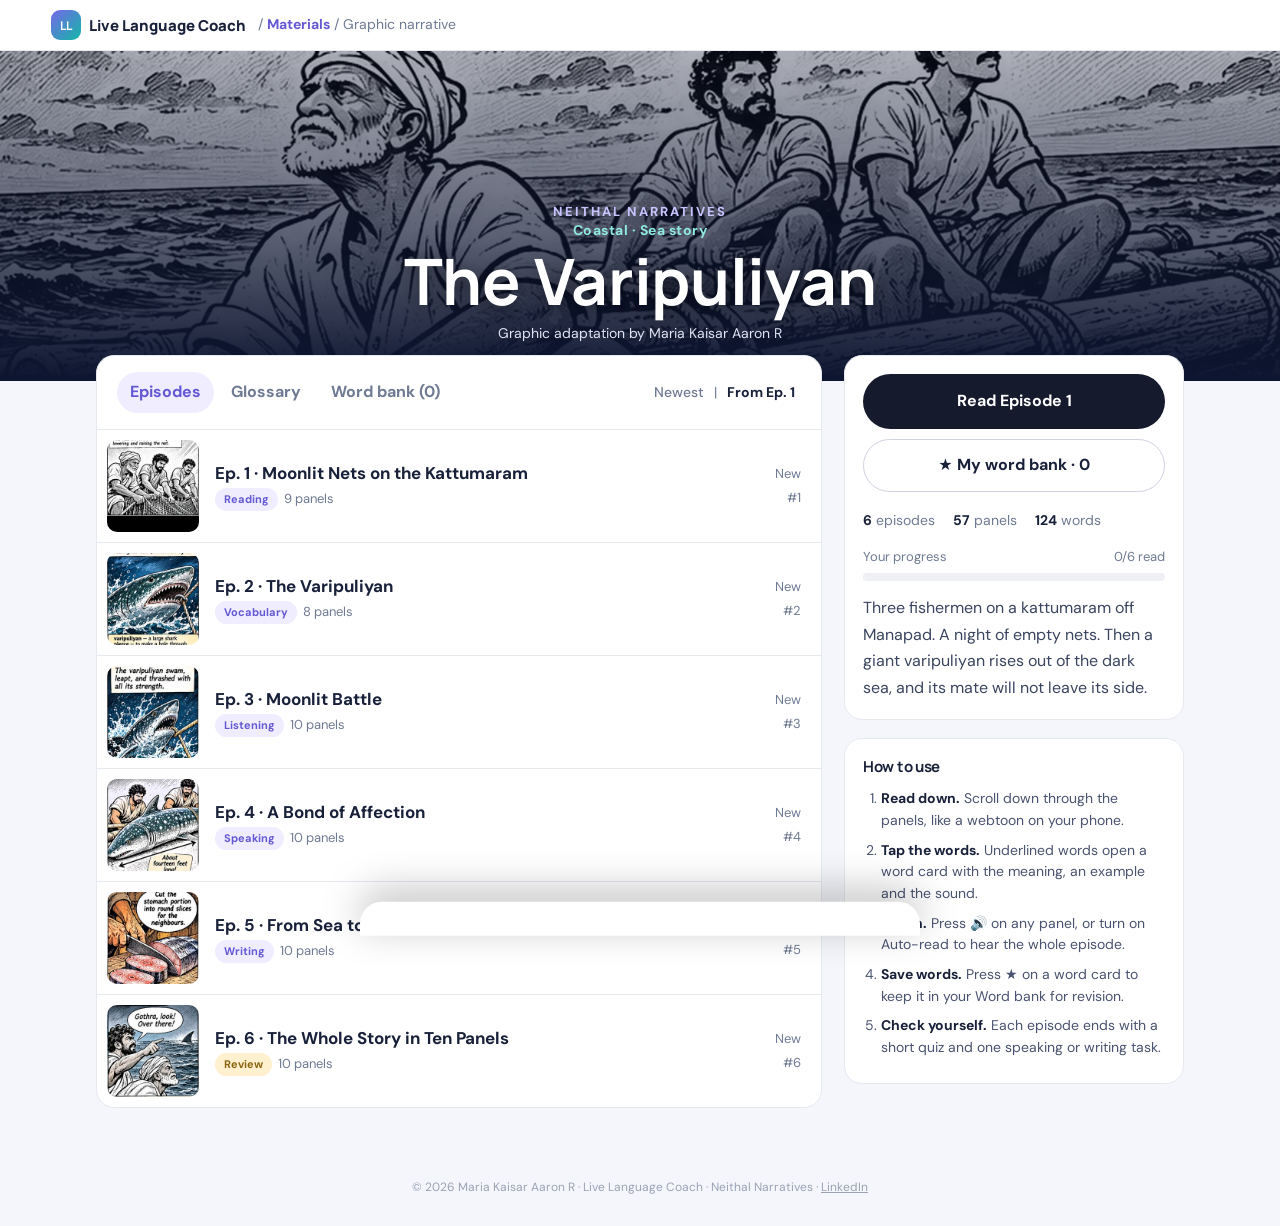
<file: materials/graphic-narrative/index.html>
<!doctype html>
<html lang="en">
<head>
<meta charset="utf-8">
<meta name="viewport" content="width=device-width,initial-scale=1,viewport-fit=cover">
<title>The Varipuliyan · Graphic narrative · Live Language Coach</title>
<meta name="description" content="An interactive coastal graphic narrative for English learners: read, listen, tap words and check yourself.">
<meta name="theme-color" content="#0d1530">
<link rel="canonical" href="https://www.livelanguagecoach.in/materials/graphic-narrative/">
<link rel="icon" href="/favicon.ico" sizes="any"><link rel="icon" type="image/png" sizes="192x192" href="/icon-192.png"><link rel="apple-touch-icon" href="/apple-touch-icon.png">
<meta property="og:title" content="The Varipuliyan · an interactive coastal graphic narrative"><meta property="og:description" content="Read, listen, tap words and check yourself. Live Language Coach."><meta property="og:image" content="https://www.livelanguagecoach.in/materials/graphic-narrative/cover.webp">
<link rel="preconnect" href="https://fonts.googleapis.com"><link rel="preconnect" href="https://fonts.gstatic.com" crossorigin>
<link rel="stylesheet" href="https://fonts.googleapis.com/css2?family=DM+Sans:wght@400;500;700&family=Manrope:wght@700;800&display=swap">
<style>
:root{--ink:#19213a;--muted:#6f7a93;--bg:#f5f6fb;--purple:#6558d3;--lav:#efedff;--teal:#13a99b;--line:#e7e9f1;--sea:#0d1530;--sea2:#16224a;--sand:#fff7e6;--gold:#f2b632}
*{box-sizing:border-box}html{scroll-behavior:smooth}
body{margin:0;background:var(--bg);color:var(--ink);font:16px/1.55 'DM Sans',system-ui,sans-serif;-webkit-tap-highlight-color:transparent}
button{font:inherit;cursor:pointer;border:0;border-radius:999px;padding:10px 16px;font-weight:700}
a{color:inherit}
.hidden{display:none!important}
h1,h2,h3{font-family:Manrope,sans-serif;letter-spacing:-.3px}
/* ---------- top bar (series) ---------- */
.topbar{position:sticky;top:0;z-index:20;background:#fff;border-bottom:1px solid var(--line);display:flex;align-items:center;gap:12px;padding:10px 4vw;font-size:14px}
.brand{display:flex;align-items:center;gap:8px;text-decoration:none;font:800 15px Manrope;white-space:nowrap}
.brand b{display:grid;place-items:center;width:30px;height:30px;border-radius:9px;background:linear-gradient(135deg,#7569e8,#13b6a7);color:#fff;font-size:12px}
.crumb{color:var(--muted);overflow:hidden;text-overflow:ellipsis;white-space:nowrap}.crumb a{color:var(--purple);text-decoration:none;font-weight:700}
.spacer{flex:1}
/* ---------- hero ---------- */
.hero{position:relative;min-height:330px;color:#fff;display:flex;align-items:flex-end;justify-content:center;text-align:center;overflow:hidden;background:#0d1530}
.hero::before{content:"";position:absolute;inset:0;background:url(hero.webp) center/cover;filter:saturate(.85)}
.hero::after{content:"";position:absolute;inset:0;background:linear-gradient(180deg,#0d153055 0%,#0d1530aa 55%,#0d1530 100%)}
.hero .in{position:relative;z-index:1;padding:60px 20px 36px;max-width:760px}
.genre{color:#8fe9dc;font-weight:700;font-size:14px;letter-spacing:.5px}
.hero h1{font-size:clamp(38px,7vw,64px);line-height:1.02;margin:6px 0 10px;text-shadow:0 3px 18px #0008}
.hero .kick{font:700 13px 'DM Sans';letter-spacing:2px;text-transform:uppercase;color:#c9c4ff}
.credit{font-size:14px;color:#dfe3f3}
/* ---------- series layout ---------- */
.wrap{max-width:1120px;margin:-26px auto 60px;position:relative;z-index:2;display:grid;grid-template-columns:1fr 340px;grid-template-areas:"list a" "list b" "list ." ;grid-template-rows:auto auto 1fr;gap:18px 22px;padding:0 16px}
.wrap>.list{grid-area:list;align-self:start}.wrap>.sideA{grid-area:a}.wrap>.sideB{grid-area:b}
.box{background:#fff;border:1px solid var(--line);border-radius:18px}
.listhead{display:flex;align-items:center;gap:14px;padding:16px 20px;border-bottom:1px solid var(--line);flex-wrap:wrap}
.tabs{display:flex;gap:4px}.tabs button{white-space:nowrap;background:transparent;color:var(--muted);padding:8px 13px}.tabs button.on{background:var(--lav);color:var(--purple)}
.sort{font-size:14px;color:var(--muted)}.sort button{background:none;padding:4px 6px;color:var(--muted);font-weight:500}.sort button.on{color:var(--ink);font-weight:700}
.ep{display:flex;align-items:center;gap:16px;padding:10px 20px 10px 10px;border-bottom:1px solid var(--line);text-decoration:none;transition:background .15s}
.ep:hover{background:#fafbff}.ep:last-child{border-bottom:0}
.ep img{width:92px;height:92px;border-radius:10px;object-fit:cover;flex:none;background:#dde}
.ep .t{flex:1;min-width:0}.ep .t b{display:block;font-size:17px}.ep .t small{color:var(--muted);font-size:13px}
.ep .meta{display:flex;flex-direction:column;align-items:flex-end;gap:4px;font-size:13px;color:var(--muted);text-align:right}
.tag{display:inline-block;font-size:11px;font-weight:700;padding:3px 9px;border-radius:20px;background:#e7f8f2;color:#16816e;margin-right:6px}
.tag.p{background:var(--lav);color:var(--purple)}.tag.g{background:#fff1cf;color:#8a6410}
.done{color:#16816e;font-weight:700}
.side .cta{display:grid;gap:10px;padding:18px}
.btn-dark{background:#151a2c;color:#fff;padding:15px;font-size:16px}.btn-dark:hover{background:#000}
.btn-line{background:#fff;border:1px solid #cfd3e0;color:var(--ink);padding:13px}
.btn-p{background:var(--purple);color:#fff}.btn-soft{background:var(--lav);color:var(--purple)}.btn-teal{background:var(--teal);color:#fff}
.stats{display:flex;gap:18px;padding:0 18px 4px;color:var(--muted);font-size:14px;flex-wrap:wrap}.stats b{color:var(--ink)}
.about{padding:14px 18px 18px;color:#3b4560;line-height:1.65}
.how{padding:16px 18px;border-top:1px solid var(--line)}.how h3{margin:0 0 10px;font-size:15px}
.how li{margin:0 0 8px;font-size:14px;color:#4a5370}.how li b{color:var(--ink)}
.bar{height:8px;background:#eef0f6;border-radius:20px;overflow:hidden}.bar i{display:block;height:100%;background:linear-gradient(90deg,#7568e8,#17b2a4)}
/* glossary & bank */
.gtools{display:flex;gap:8px;padding:14px 20px;flex-wrap:wrap;border-bottom:1px solid var(--line)}
.gtools input{flex:1;min-width:180px;padding:11px 14px;border:1px solid var(--line);border-radius:12px;font:inherit}
.chipbtn{background:#f1f2f7;color:#4a5370;padding:8px 13px;font-size:13px}.chipbtn.on{background:var(--ink);color:#fff}
.wrow{display:flex;gap:12px;align-items:flex-start;padding:13px 20px;border-bottom:1px solid var(--line)}
.wrow .t{flex:1}.wrow b{font-size:16px}.wrow i{color:var(--muted);font-size:13px;margin-left:6px}.wrow p{margin:3px 0 0;color:#4a5370;font-size:14px}
.ta{font-size:13px;color:#16816e;margin-left:6px}
.ico{background:#f1f2f7;color:var(--ink);width:38px;height:38px;padding:0;display:grid;place-items:center;font-size:16px;flex:none}
.ico.on{background:#fff1cf;color:#b07d00}
.empty{padding:34px 20px;text-align:center;color:var(--muted)}
/* flashcards */
.flash{padding:20px;display:grid;gap:14px;justify-items:center}
.card3d{width:min(420px,100%);height:230px;perspective:900px;cursor:pointer}
.card3d .in{position:relative;width:100%;height:100%;transition:transform .5s;transform-style:preserve-3d}
.card3d.flip .in{transform:rotateY(180deg)}
.face{position:absolute;inset:0;border-radius:18px;display:grid;place-items:center;text-align:center;padding:22px;backface-visibility:hidden;-webkit-backface-visibility:hidden}
.face.f{background:linear-gradient(135deg,#211c58,#5146ad 65%,#138c8b);color:#fff;font:800 30px Manrope}
.face.f small{display:block;font:500 13px 'DM Sans';opacity:.8;margin-top:6px}
.face.b{background:var(--sand);transform:rotateY(180deg);font-size:17px;color:#4a3a10}
/* ---------- reader ---------- */
body.reading{background:var(--sea)}
.rbar{position:fixed;top:0;left:0;right:0;z-index:30;background:#0b1229f0;backdrop-filter:blur(10px);-webkit-backdrop-filter:blur(10px);color:#fff;transition:transform .25s}
.rbar.hide{transform:translateY(-100%)}
.rbar .row{display:flex;align-items:center;gap:8px;padding:9px 12px;max-width:900px;margin:auto}
.rbar .ttl{flex:1;min-width:0;font-size:14px;line-height:1.25}.rbar .ttl b{display:block;white-space:nowrap;overflow:hidden;text-overflow:ellipsis}.rbar .ttl small{color:#9aa6c8}
.rb{background:#ffffff14;color:#fff;padding:8px 12px;font-size:13px;white-space:nowrap}.rb.on{background:var(--teal)}
.rb.back{font-size:20px;padding:4px 12px}
.prog{height:3px;background:#ffffff1a}.prog i{display:block;height:100%;width:0;background:linear-gradient(90deg,#8f84ff,#2fd3c3);transition:width .2s}
.strip{max-width:690px;margin:0 auto;padding:64px 0 120px}
.epintro{color:#dfe5ff;text-align:center;padding:34px 20px 26px}
.epintro .n{font:700 13px 'DM Sans';letter-spacing:2px;color:#8fe9dc;text-transform:uppercase}
.epintro h2{font-size:clamp(28px,5vw,40px);margin:6px 0;color:#fff}
.epintro p{margin:6px auto 0;max-width:520px;color:#aeb8d8;font-size:15px}
.tipbox{margin:16px auto 0;max-width:520px;background:#ffffff10;border:1px solid #ffffff1f;border-radius:14px;padding:12px 14px;font-size:14px;color:#c9d2f0;text-align:left}
.panel{margin:0 0 14px;scroll-margin-top:60px}
.panel .art{background:#000;display:flex;justify-content:center}
.panel img{display:block;max-width:100%;width:auto;height:auto;max-height:90vh;cursor:zoom-in}
.cap{background:#fff;margin:0 10px;border-radius:0 0 16px 16px;padding:12px 14px 13px;display:flex;gap:12px;align-items:flex-start;position:relative;top:-1px}
.cap.speaking{box-shadow:0 0 0 3px var(--teal) inset}
.cap .say{flex:none;width:38px;height:38px;padding:0;display:grid;place-items:center;background:var(--lav);color:var(--purple);font-size:16px}
.cap .say.on{background:var(--teal);color:#fff}
.cap .txt{flex:1;font-size:16px;line-height:1.65;color:#222a44}
.cap .who{font-weight:700;color:var(--purple);font-size:13px;display:block;margin-bottom:1px}
.cap .scene{font-style:italic;color:#59627d}
.cap .scene::before{content:"Scene · ";font-style:normal;font-weight:700;color:var(--muted);font-size:12px;letter-spacing:.5px;text-transform:uppercase}
.cap .reply{display:block;margin-top:5px;padding-left:10px;border-left:3px solid #d9dcf0}
.w{background:none;border:0;padding:0 1px;border-radius:4px;font:inherit;color:#0b7c71;font-weight:700;border-bottom:2px dotted #13a99b;cursor:pointer;line-height:inherit}
.w:hover,.w:focus{background:#e2f7f3;outline:none}.w.saved{color:#9a6b00;border-bottom-color:var(--gold)}
.pics{margin-top:7px;font-size:13px;color:var(--muted)}.pics .w{font-size:14px;margin:0 4px}
.wordsoff .cap{display:none}
.wordsoff .panel{margin-bottom:0}
/* end of episode */
.end{margin:26px 10px 0;display:grid;gap:16px}
.endhead{text-align:center;color:#fff;padding:10px 0}
.endhead h3{margin:4px 0;font-size:26px}.endhead p{color:#aeb8d8;margin:0}
.like{background:#ffffff14;color:#fff;margin-top:12px;padding:10px 18px}.like.on{background:#ff4d6d}
.act{background:#fff;border-radius:18px;padding:20px}
.act h3{margin:0 0 4px;font-size:20px}.act .sub{color:var(--muted);font-size:14px;margin:0 0 14px}
.q{border-top:1px solid var(--line);padding:14px 0}.q:first-of-type{border-top:0}
.q p{margin:0 0 9px;font-weight:700}
.opt{display:block;width:100%;text-align:left;background:#f6f7fb;border:1px solid var(--line);border-radius:12px;margin:7px 0;padding:11px 14px;font-weight:500;color:var(--ink)}
.opt:hover:not([disabled]){border-color:var(--purple)}
.opt.right{background:#e7f8f2;border-color:#16a085;color:#0d6b5a;font-weight:700}
.opt.wrong{background:#ffe9e4;border-color:#e07a62;color:#a33a24}
.opt[disabled]{cursor:default}
.ex{font-size:14px;background:var(--sand);color:#6b5414;border-radius:10px;padding:9px 12px;margin-top:6px}
.score{display:flex;align-items:center;gap:12px;background:var(--lav);border-radius:14px;padding:14px;margin-top:8px;flex-wrap:wrap}
.score b{font:800 26px Manrope;color:var(--purple)}
textarea{width:100%;min-height:150px;border:1px solid var(--line);border-radius:12px;padding:12px;font:inherit;line-height:1.6;resize:vertical}
.wc{display:flex;justify-content:space-between;gap:10px;font-size:13px;color:var(--muted);margin:8px 0;flex-wrap:wrap}
.used{display:flex;flex-wrap:wrap;gap:6px;margin-top:6px}.used span{font-size:12px;padding:3px 9px;border-radius:20px;background:#eef0f6;color:#6f7a93}.used span.y{background:#e7f8f2;color:#16816e;font-weight:700}
.rowbtns{display:flex;gap:8px;flex-wrap:wrap;align-items:center}
.line{background:var(--sand);border-radius:12px;padding:12px 14px;font-weight:700;margin-bottom:12px;color:#4a3a10}
audio{width:100%;margin-top:10px}
.ord{display:grid;gap:8px}.ord button{text-align:left;border-radius:12px;background:#f6f7fb;border:1px solid var(--line);font-weight:500;color:var(--ink);padding:11px 14px}
.ord button.picked{background:var(--lav);border-color:var(--purple);color:var(--purple)}
.ord button .n{display:inline-grid;place-items:center;width:24px;height:24px;border-radius:50%;background:var(--purple);color:#fff;font-size:12px;margin-right:8px}
.nextcard{display:flex;gap:14px;align-items:center;background:linear-gradient(115deg,#211c58,#5146ad 65%,#138c8b);color:#fff;border-radius:18px;padding:14px;text-decoration:none}
.nextcard img{width:76px;height:76px;border-radius:12px;object-fit:cover}.nextcard small{color:#c9c4ff}.nextcard b{display:block;font-size:18px}
.botnav{position:fixed;bottom:0;left:0;right:0;z-index:30;background:#0b1229f0;backdrop-filter:blur(10px);-webkit-backdrop-filter:blur(10px);transition:transform .25s;padding-bottom:env(safe-area-inset-bottom)}
.botnav.hide{transform:translateY(100%)}
.botnav .row{display:flex;justify-content:space-between;align-items:center;max-width:690px;margin:auto;padding:8px 10px;color:#fff;gap:8px}
.botnav .rb{min-width:44px}
/* word sheet */
.scrim{position:fixed;inset:0;background:#0b1229a0;z-index:50;opacity:0;pointer-events:none;transition:opacity .2s}
.scrim.on{opacity:1;pointer-events:auto}
.sheet{position:fixed;left:0;right:0;bottom:0;z-index:51;background:#fff;border-radius:22px 22px 0 0;max-width:560px;margin:auto;padding:12px 22px calc(22px + env(safe-area-inset-bottom));transform:translateY(105%);transition:transform .28s cubic-bezier(.2,.9,.3,1);box-shadow:0 -10px 40px #0004}
.sheet.on{transform:none}
.grab{width:42px;height:5px;border-radius:5px;background:#d9dce6;margin:0 auto 12px}
.sheet h3{font-size:30px;margin:0;display:flex;align-items:center;gap:10px;flex-wrap:wrap}
.pos{font:500 14px 'DM Sans';color:var(--muted);font-style:italic}
.sheet .tamil{color:#16816e;font-weight:700;margin-top:2px}
.sheet .mean{font-size:18px;margin:12px 0 8px;line-height:1.5}
.sheet .exs{background:var(--sand);border-radius:12px;padding:11px 14px;color:#5a4712;font-size:15px}
.sheet .exs b{color:#3d2f05}
.sheet .seen{font-size:13px;color:var(--muted);margin:10px 0 14px}
.badge-c{font:700 11px 'DM Sans';padding:3px 9px;border-radius:20px;background:#e2f7f3;color:#0b7c71;letter-spacing:.3px}
/* zoom */
.zoom{position:fixed;inset:0;z-index:60;background:#000e;display:none;overflow:auto;cursor:zoom-out}
.zoom.on{display:block}.zoom img{display:block;width:min(1400px,180vw);max-width:none;margin:auto}
.toast{position:fixed;left:50%;bottom:84px;transform:translateX(-50%);background:#202743;color:#fff;padding:10px 16px;border-radius:12px;font-size:14px;z-index:70;opacity:0;transition:opacity .2s;pointer-events:none}
.toast.on{opacity:1}
footer{text-align:center;color:#9aa2b4;font-size:12px;padding:10px 16px 30px}
body.reading footer{display:none}
@media(max-width:900px){.wrap{grid-template-columns:1fr;grid-template-areas:"a" "list" "b";grid-template-rows:auto}}
@media(max-width:560px){
 .hero{min-height:280px}.ep{gap:12px;padding-right:12px}.ep img{width:72px;height:72px}.ep .t b{font-size:15px}
 .ep .meta .num{display:none}.listhead{padding:12px 14px}.wrow,.gtools{padding-left:14px;padding-right:14px}
 .rbar .lbl{display:none}.tabs button{padding:8px 10px;font-size:14px}.cap{margin:0 6px}.end{margin:22px 6px 0}.act{padding:16px}
}
@media (prefers-reduced-motion:reduce){*{transition:none!important;scroll-behavior:auto!important}}
</style>
</head>
<body>
<div id="app"></div>
<div class="scrim" id="scrim"></div>
<div class="sheet" id="sheet" role="dialog" aria-modal="true" aria-labelledby="sw"></div>
<div class="zoom" id="zoom"><img alt=""></div>
<div class="toast" id="toast"></div>
<footer>© 2026 Maria Kaisar Aaron R · Live Language Coach · Neithal Narratives · <a href="https://www.linkedin.com/in/maria-kaisar-aaron-r-8b3539151" target="_blank" rel="noopener noreferrer">LinkedIn</a></footer>
<script src="data.js"></script>
<script>
(()=>{
"use strict";
const S=window.SERIES,W=window.WORDS,EPS=window.EPISODES,DIM=window.PANEL_DIMS||{};
const $=(s,r=document)=>r.querySelector(s),$$=(s,r=document)=>[...r.querySelectorAll(s)];
const esc=s=>String(s).replace(/[&<>"']/g,c=>({"&":"&amp;","<":"&lt;",">":"&gt;",'"':"&quot;","'":"&#39;"}[c]));
const app=$("#app");
/* ---------- storage (per browser) ---------- */
const KEY="gn_varipuliyan_v1";
const st=(()=>{let d={};try{d=JSON.parse(localStorage.getItem(KEY))||{}}catch(e){}return Object.assign({read:{},score:{},bank:[],likes:{},last:null,writing:{},prefs:{words:true,rate:.9}},d)})();
const save=()=>{try{localStorage.setItem(KEY,JSON.stringify(st))}catch(e){}};
const toast=m=>{const t=$("#toast");t.textContent=m;t.classList.add("on");clearTimeout(t._h);t._h=setTimeout(()=>t.classList.remove("on"),1800)};
/* ---------- where each word appears ---------- */
const SEEN={};EPS.forEach(e=>e.panels.forEach(p=>p.k.forEach(k=>{(SEEN[k]=SEEN[k]||new Set).add(e.id)})));
const totalPanels=EPS.reduce((n,e)=>n+e.panels.length,0);
const img=(e,i)=>`panels/ep${e}-${String(i+1).padStart(2,"0")}.webp`;
/* ---------- speech ---------- */
const synth=window.speechSynthesis;let voice=null;
function pickVoice(){if(!synth)return;const v=synth.getVoices();voice=v.find(x=>/en[-_]IN/i.test(x.lang))||v.find(x=>/en[-_]GB/i.test(x.lang))||v.find(x=>/^en/i.test(x.lang))||null}
if(synth){pickVoice();synth.onvoiceschanged=pickVoice}
function speak(text,onend){if(!synth){toast("Read-aloud is not supported in this browser.");onend&&onend(false);return}
 synth.cancel();const u=new SpeechSynthesisUtterance(text.replace(/[“”"]/g,""));if(voice){u.voice=voice;u.lang=voice.lang}else u.lang="en-IN";
 u.rate=st.prefs.rate||.9;u.onend=()=>onend&&onend(true);u.onerror=()=>onend&&onend(false);synth.speak(u)}
function stopSpeak(){if(synth)synth.cancel();auto=false;$$(".say.on,.cap.speaking").forEach(x=>x.classList.remove("on","speaking"));const b=$("#autoBtn");if(b){b.classList.remove("on");b.innerHTML='▶ <span class="lbl">Auto-read</span>'}}
/* ---------- word highlighting ---------- */
function markup(text,keys){
 const hits=[];
 keys.forEach(k=>{const d=W[k];if(!d)return;const forms=[d.w,...(d.f||[])].sort((a,b)=>b.length-a.length);
  for(const f of forms){const re=new RegExp("(^|[^A-Za-z])("+f.replace(/[.*+?^${}()|[\]\\]/g,"\\$&").replace(/ /g,"\\s+")+")(?![A-Za-z])","i");const m=re.exec(text);
   if(m){const s=m.index+m[1].length,e=s+m[2].length;if(!hits.some(h=>s<h.e&&e>h.s)){hits.push({s,e,k});return}}}
  hits.push({k,miss:true})});
 const inText=hits.filter(h=>!h.miss).sort((a,b)=>a.s-b.s);let out="",i=0;
 inText.forEach(h=>{out+=esc(text.slice(i,h.s))+wbtn(h.k,text.slice(h.s,h.e));i=h.e});out+=esc(text.slice(i));
 return {html:out,pics:hits.filter(h=>h.miss).map(h=>h.k)}}
const wbtn=(k,label)=>`<button class="w${st.bank.includes(k)?" saved":""}" data-w="${k}">${esc(label)}</button>`;
/* ---------- word sheet ---------- */
let sheetKey=null;
function openWord(k){const d=W[k];if(!d)return;sheetKey=k;const saved=st.bank.includes(k);
 const seen=[...(SEEN[k]||[])].map(n=>"Ep. "+n).join(", ");
 const ex=esc(d.ex).replace(new RegExp("("+[d.w,...(d.f||[])].map(x=>x.replace(/[.*+?^${}()|[\]\\]/g,"\\$&")).join("|")+")","i"),"<b>$1</b>");
 $("#sheet").innerHTML=`<div class="grab"></div>
 <h3 id="sw">${esc(d.w)} <span class="pos">${esc(d.pos)}</span>${d.coastal?'<span class="badge-c">COASTAL WORD</span>':""}</h3>
 ${d.ta?`<div class="tamil">${esc(d.ta)}</div>`:""}
 <div class="mean">${esc(d.m)}</div>
 <div class="exs">“${ex}”</div>
 <div class="seen">${seen?`Appears in ${seen}`:""}</div>
 <div class="rowbtns"><button class="btn-p" data-act="sayword">🔊 Listen</button><button class="btn-soft" data-act="sayex">🔊 Example</button><button class="${saved?"btn-line":"btn-teal"}" data-act="bank">${saved?"★ Saved":"☆ Save word"}</button><span class="spacer"></span><button class="btn-line" data-act="closesheet">Close</button></div>`;
 $("#scrim").classList.add("on");$("#sheet").classList.add("on");speak(d.w)}
function closeSheet(){$("#scrim").classList.remove("on");$("#sheet").classList.remove("on");sheetKey=null}
function toggleBank(k){const i=st.bank.indexOf(k);if(i>=0)st.bank.splice(i,1);else st.bank.push(k);save();
 const on=st.bank.includes(k);$$(`.w[data-w="${k}"]`).forEach(b=>b.classList.toggle("saved",on));toast(on?"Saved to your Word bank":"Removed from Word bank");return on}
/* ---------- router ---------- */
let route={},auto=false,io=null,lastY=0;
function go(h){location.hash=h}
window.addEventListener("hashchange",render);
function render(){stopSpeak();closeSheet();if(io){io.disconnect();io=null}
 const h=location.hash.replace(/^#\/?/,"").split("/");
 if(h[0]==="ep"&&EPS.find(e=>e.id==h[1])){route={v:"ep",id:+h[1],p:h[2]};reader()}
 else{route={v:"home",tab:["glossary","bank"].includes(h[0])?h[0]:"episodes"};home()}}
/* ---------- HOME (series page) ---------- */
let sortNew=false,gq="",gf="all",flash=null;
function epRow(e){const r=st.read[e.id],sc=st.score[e.id];
 return `<a class="ep" href="#/ep/${e.id}"><img src="thumbs/ep${e.id}.webp" alt="" loading="lazy" width="92" height="92">
 <div class="t"><b>Ep. ${e.id} · ${esc(e.title)}</b><small><span class="tag ${e.skill==="Review"?"g":"p"}">${esc(e.skill)}</span>${e.panels.length} panels</small></div>
 <div class="meta">${r?'<span class="done">✓ Read</span>':'<span>New</span>'}${sc!=null?`<span>Quiz ${sc}/${e.quiz.length}</span>`:""}<span class="num">#${e.id}</span></div></a>`}
function home(){document.body.classList.remove("reading");
 const readN=Object.keys(st.read).length,pct=Math.round(readN/EPS.length*100);
 const cont=st.last&&EPS.find(e=>e.id===st.last.ep);
 const list=sortNew?[...EPS].reverse():EPS;
 let body="";
 if(route.tab==="episodes")body=`${list.map(epRow).join("")}`;
 if(route.tab==="glossary")body=glossary();
 if(route.tab==="bank")body=bank();
 app.innerHTML=`<div class="topbar"><a class="brand" href="/"><b>LL</b><span>Live Language Coach</span></a><span class="crumb">/ <a href="/">Materials</a> / Graphic narrative</span></div>
 <header class="hero"><div class="in"><div class="kick">${esc(S.kicker)}</div><div class="genre">${esc(S.genre)}</div><h1>${esc(S.title)}</h1><div class="credit">${esc(S.credit)}${S.sourceCredit?" · "+esc(S.sourceCredit):""}</div></div></header>
 <div class="wrap">
  <section class="box list">
   <div class="listhead"><div class="tabs" role="tablist">
    <button class="${route.tab==="episodes"?"on":""}" data-go="#/">Episodes</button>
    <button class="${route.tab==="glossary"?"on":""}" data-go="#/glossary">Glossary</button>
    <button class="${route.tab==="bank"?"on":""}" data-go="#/bank">Word bank (${st.bank.length})</button></div>
    <span class="spacer"></span>
    ${route.tab==="episodes"?`<span class="sort"><button class="${sortNew?"on":""}" data-act="sortnew">Newest</button> | <button class="${!sortNew?"on":""}" data-act="sortold">From Ep. 1</button></span>`:""}
   </div>${body}
  </section>
  <aside class="box side sideA">
   <div class="cta">
    ${cont?`<button class="btn-dark" data-go="#/ep/${cont.id}/${st.last.p||0}">Continue Ep. ${cont.id}</button><button class="btn-line" data-go="#/ep/1">Read Episode 1</button>`:`<button class="btn-dark" data-go="#/ep/1">Read Episode 1</button>`}
    <button class="btn-line" data-go="#/bank">★ My word bank · ${st.bank.length}</button>
   </div>
   <div class="stats"><span><b>${EPS.length}</b> episodes</span><span><b>${totalPanels}</b> panels</span><span><b>${Object.keys(W).length}</b> words</span></div>
   <div style="padding:12px 18px 0"><div class="wc" style="margin:0 0 6px"><span>Your progress</span><span>${readN}/${EPS.length} read</span></div><div class="bar"><i style="width:${pct}%"></i></div></div>
   <div class="about">${esc(S.blurb)}</div></aside>
  <aside class="box sideB"><div class="how" style="border:0"><h3>How to use</h3><ol style="padding-left:18px;margin:0">${S.howTo.map(([a,b])=>`<li><b>${esc(a)}.</b> ${esc(b)}</li>`).join("")}</ol></div></aside>
 </div>`;
 window.scrollTo(0,0)}
function glossary(){const q=gq.trim().toLowerCase();
 const keys=Object.keys(W).filter(k=>{const d=W[k];if(gf==="coastal"&&!d.coastal)return false;if(gf==="saved"&&!st.bank.includes(k))return false;
  return !q||d.w.toLowerCase().includes(q)||d.m.toLowerCase().includes(q)}).sort((a,b)=>W[a].w.localeCompare(W[b].w));
 return `<div class="gtools"><input id="gq" type="search" placeholder="Search a word or meaning…" value="${esc(gq)}" aria-label="Search glossary">
  <button class="chipbtn ${gf==="all"?"on":""}" data-gf="all">All</button><button class="chipbtn ${gf==="coastal"?"on":""}" data-gf="coastal">Coastal words</button><button class="chipbtn ${gf==="saved"?"on":""}" data-gf="saved">Saved</button></div>
  <div id="glist">${keys.map(wrow).join("")||'<div class="empty">No words found.</div>'}</div>`}
const wrow=k=>{const d=W[k];return `<div class="wrow"><div class="t"><b>${esc(d.w)}</b><i>${esc(d.pos)}</i>${d.ta?`<span class="ta">${esc(d.ta)}</span>`:""}<p>${esc(d.m)}</p></div>
 <button class="ico" data-say="${esc(d.w)}" aria-label="Listen">🔊</button><button class="ico ${st.bank.includes(k)?"on":""}" data-star="${k}" aria-label="Save">${st.bank.includes(k)?"★":"☆"}</button></div>`};
function bank(){if(!st.bank.length)return `<div class="empty">Your word bank is empty.<br>While reading, tap an underlined word and press <b>☆ Save word</b>.</div>`;
 if(flash){const k=flash.list[flash.i],d=W[k];
  return `<div class="flash"><div class="card3d ${flash.flip?"flip":""}" data-act="flip"><div class="in"><div class="face f"><div>${esc(d.w)}<small>${esc(d.pos)} · tap to turn</small></div></div><div class="face b"><div>${esc(d.m)}${d.ta?`<br><b>${esc(d.ta)}</b>`:""}<br><br><i>“${esc(d.ex)}”</i></div></div></div></div>
  <div class="rowbtns"><button class="btn-line" data-act="fprev">‹ Back</button><button class="btn-soft" data-say="${esc(d.w)}">🔊</button><span>${flash.i+1} / ${flash.list.length}</span><button class="btn-p" data-act="fnext">Next ›</button></div>
  <button class="btn-line" data-act="fstop">Close flashcards</button></div>`}
 return `<div class="gtools"><button class="btn-p" data-act="fstart">▶ Practise with flashcards</button><button class="btn-soft" data-act="fshuffle">🔀 Shuffled</button></div>${st.bank.map(wrow).join("")}`}
/* ---------- READER ---------- */
function reader(){document.body.classList.add("reading");
 const e=EPS.find(x=>x.id===route.id),next=EPS.find(x=>x.id===e.id+1),prev=EPS.find(x=>x.id===e.id-1);
 const panels=e.panels.map((p,i)=>{const d=DIM[`ep${e.id}-${String(i+1).padStart(2,"0")}`]||[600,900];
  const m=markup(p.t,p.k),r=p.s2?markup(p.s2,m.pics):null;if(r)m.pics=r.pics;
  const alt=(p.s?p.s+": ":"")+p.t+(p.s2?" "+p.s2:"");
  return `<section class="panel" id="p${i}" data-i="${i}"><div class="art"><img src="${img(e.id,i)}" width="${d[0]}" height="${d[1]}" alt="Panel ${i+1}. ${esc(alt)}" loading="${i<2?"eager":"lazy"}" decoding="async"></div>
  <div class="cap"><button class="say" data-say-panel="${i}" aria-label="Read panel ${i+1} aloud">🔊</button><div class="txt">${p.s?`<span class="who">${esc(p.s)}</span>`:""}<span class="${p.scene?"scene":""}">${m.html}</span>${r?`<span class="reply">${r.html}</span>`:""}
  ${m.pics.length?`<div class="pics">${p.scene?"Words":"In the picture"}: ${m.pics.map(k=>wbtn(k,W[k].w)).join(" · ")}</div>`:""}</div></div></section>`}).join("");
 const liked=!!st.likes[e.id];
 app.innerHTML=`<div class="rbar" id="rbar"><div class="row"><button class="rb back" data-go="#/" aria-label="Back to all episodes">‹</button>
  <div class="ttl"><b>Ep. ${e.id} · ${esc(e.title)}</b><small>${esc(S.title)} · ${esc(e.skill)}</small></div>
  <button class="rb ${st.prefs.words?"on":""}" id="wordsBtn" data-act="words" aria-pressed="${st.prefs.words}">Aa <span class="lbl">Words</span></button>
  <button class="rb" id="autoBtn" data-act="auto">▶ <span class="lbl">Auto-read</span></button>
  <button class="rb" data-act="rate" id="rateBtn" title="Reading speed">${st.prefs.rate>=1?"1×":st.prefs.rate<=.75?"0.75×":"0.9×"}</button></div>
  <div class="prog"><i id="prog"></i></div></div>
 <main class="strip ${st.prefs.words?"":"wordsoff"}" id="strip">
  <div class="epintro"><div class="n">Episode ${e.id} · ${esc(e.skill)}</div><h2>${esc(e.title)}</h2><p>${esc(e.focus)}</p>
   ${e.id===1?`<div class="tipbox">👆 Tap any <b style="color:#5fe0d1;border-bottom:2px dotted #5fe0d1">underlined word</b> to see its meaning and hear it. Press 🔊 to listen to a panel, or <b>▶ Auto-read</b> to hear the whole episode.</div>`:""}</div>
  ${panels}
  <div class="end" id="end">
   <div class="endhead"><small style="color:#8fe9dc;letter-spacing:2px;font-weight:700">END OF EPISODE ${e.id}</small><h3>Check your understanding</h3><p>${e.panels.length} panels · ${new Set(e.panels.flatMap(p=>p.k)).size} words</p>
    <button class="like ${liked?"on":""}" data-act="like">${liked?"♥ Liked":"♡ Like this episode"}</button></div>
   ${quizHTML(e)}
   ${e.order?orderHTML(e):""}
   ${taskHTML(e)}
   ${next?`<a class="nextcard" href="#/ep/${next.id}"><img src="thumbs/ep${next.id}.webp" alt=""><div><small>Next episode</small><b>Ep. ${next.id} · ${esc(next.title)}</b><small>${esc(next.skill)}</small></div></a>`
         :`<a class="nextcard" href="#/bank"><div style="padding:6px"><small>You finished the series!</small><b>Revise your Word bank (${st.bank.length}) ›</b></div></a>`}
  </div>
 </main>
 <nav class="botnav" id="botnav"><div class="row">
  ${prev?`<button class="rb" data-go="#/ep/${prev.id}">‹ Ep. ${prev.id}</button>`:`<span class="rb" style="opacity:.3">‹</span>`}
  <button class="rb" data-go="#/">☰ Episodes</button><button class="rb" data-act="toend">✎ Quiz</button>
  ${next?`<button class="rb" data-go="#/ep/${next.id}">Ep. ${next.id} ›</button>`:`<span class="rb" style="opacity:.3">›</span>`}
 </div></nav>`;
 // track position + completion
 io=new IntersectionObserver(es=>es.forEach(x=>{if(!x.isIntersecting)return;const el=x.target;
  if(el.id==="end"){if(!st.read[e.id]){st.read[e.id]=true;save()}}
  else{st.last={ep:e.id,p:+el.dataset.i};save()}}),{threshold:.35});
 $$(".panel,#end").forEach(el=>io.observe(el));
 const start=route.p!=null?+route.p:0;
 requestAnimationFrame(()=>{if(start>0){const el=$("#p"+start);el&&el.scrollIntoView()}else window.scrollTo(0,0)});
 lastY=window.scrollY}
/* quiz */
function quizHTML(e){return `<div class="act" id="quiz"><h3>Quick quiz</h3><p class="sub">Choose one answer. You will see why straight away.</p>
 ${e.quiz.map((q,i)=>`<div class="q" data-q="${i}"><p>${i+1}. ${esc(q.q)}</p>${q.o.map((o,j)=>`<button class="opt" data-opt="${j}">${esc(o)}</button>`).join("")}<div class="exwrap"></div></div>`).join("")}
 <div class="score hidden" id="score"></div></div>`}
function answer(btn){const qd=btn.closest(".q"),e=EPS.find(x=>x.id===route.id),q=e.quiz[+qd.dataset.q],j=+btn.dataset.opt;
 if(qd.dataset.done)return;qd.dataset.done=j===q.a?"1":"0";
 $$(".opt",qd).forEach((b,k)=>{b.disabled=true;if(k===q.a)b.classList.add("right");else if(k===j)b.classList.add("wrong")});
 $(".exwrap",qd).innerHTML=`<div class="ex">${j===q.a?"✅ Correct. ":"❌ Not quite. "}${esc(q.e)}</div>`;
 const all=$$("#quiz .q");if(all.every(x=>x.dataset.done)){const n=all.filter(x=>x.dataset.done==="1").length;
  const best=Math.max(n,st.score[e.id]??0);st.score[e.id]=best;save();
  $("#score").classList.remove("hidden");$("#score").innerHTML=`<b>${n}/${e.quiz.length}</b><span style="flex:1">${n===e.quiz.length?"Excellent! Every answer right.":n>=3?"Good work. Re-read the panels you missed.":"Read the episode again and try once more."}${best>n?` Your best: ${best}/${e.quiz.length}.`:""}</span><button class="btn-soft" data-act="retry">↺ Try again</button>`}}
/* order activity */
let orderPick=[];
function orderHTML(e){return `<div class="act" id="order"><h3>Put the story in order</h3><p class="sub">Tap the events in the order they happen.</p><div class="ord" id="ordlist">${shuffle(e.order.map((t,i)=>i)).map(i=>`<button data-ord="${i}">${esc(e.order[i])}</button>`).join("")}</div>
 <div class="rowbtns" style="margin-top:12px"><button class="btn-line" data-act="ordreset">↺ Start again</button><span id="ordmsg" style="font-weight:700"></span></div></div>`}
function shuffle(a){a=[...a];for(let i=a.length-1;i>0;i--){const j=Math.floor(Math.random()*(i+1));[a[i],a[j]]=[a[j],a[i]]}return a}
function pickOrder(b){if(b.classList.contains("picked"))return;orderPick.push(+b.dataset.ord);b.classList.add("picked");b.insertAdjacentHTML("afterbegin",`<span class="n">${orderPick.length}</span>`);
 const e=EPS.find(x=>x.id===route.id);if(orderPick.length===e.order.length){const ok=orderPick.filter((v,i)=>v===i).length;
  $("#ordmsg").textContent=ok===e.order.length?"✅ Perfect order!":`${ok}/${e.order.length} in the right place. Try again.`;
  $$("#ordlist button").forEach(x=>{const i=+x.dataset.ord,pos=orderPick.indexOf(i);x.style.borderColor=pos===i?"#16a085":"#e07a62"})}}
/* tasks */
function taskHTML(e){const t=e.task;if(!t)return"";
 if(t.type==="write"){const v=st.writing[e.id]||"";return `<div class="act" id="task"><span class="tag p">${esc(e.skill)} task</span><h3 style="margin-top:8px">✍️ ${esc(t.title)}</h3><p class="sub">${esc(t.prompt)}</p>
  <textarea id="wtext" placeholder="Write here… (saved on this device)">${esc(v)}</textarea>
  <div class="wc"><span id="wcount">0 words</span><span>Episode words you used:</span></div><div class="used" id="wused"></div>
  <div class="rowbtns" style="margin-top:12px"><button class="btn-p" data-act="copyw">⧉ Copy my writing</button><button class="btn-soft" data-act="readw">🔊 Listen to my writing</button></div></div>`}
 return `<div class="act" id="task"><span class="tag p">${esc(e.skill)} task</span><h3 style="margin-top:8px">🎙️ ${esc(t.title)}</h3><p class="sub">${esc(t.prompt)}</p>
  <div class="line">“${esc(t.line)}”</div>
  <div class="rowbtns"><button class="btn-soft" data-act="sayline">🔊 Listen first</button><button class="btn-p" data-act="rec" id="recBtn">● Record myself</button><span id="recmsg" class="sub" style="margin:0"></span></div><div id="recout"></div>
  <p class="sub" style="margin:12px 0 0;font-size:13px">Your recording stays on your phone. It is not uploaded.</p></div>`}
function updateWriting(){const ta=$("#wtext");if(!ta)return;const e=EPS.find(x=>x.id===route.id);const v=ta.value;st.writing[e.id]=v;save();
 const n=(v.trim().match(/\S+/g)||[]).length;$("#wcount").textContent=n+(n===1?" word":" words");
 const keys=[...new Set(e.panels.flatMap(p=>p.k))];
 $("#wused").innerHTML=keys.map(k=>{const d=W[k];const forms=[d.w,...(d.f||[])];const y=forms.some(f=>new RegExp("\\b"+f.replace(/[.*+?^${}()|[\]\\]/g,"\\$&").replace(/e$/,"e?")+"(s|es|d|ed|ing)?\\b","i").test(v));return `<span class="${y?"y":""}">${y?"✓ ":""}${esc(d.w)}</span>`}).join("")}
let rec=null,chunks=[];
async function toggleRec(){const b=$("#recBtn");
 if(rec&&rec.state==="recording"){rec.stop();return}
 if(!navigator.mediaDevices||!window.MediaRecorder){$("#recmsg").textContent="Recording is not supported in this browser. Practise aloud instead.";return}
 try{const s=await navigator.mediaDevices.getUserMedia({audio:true});chunks=[];rec=new MediaRecorder(s);
  rec.ondataavailable=ev=>chunks.push(ev.data);
  rec.onstop=()=>{s.getTracks().forEach(t=>t.stop());const url=URL.createObjectURL(new Blob(chunks,{type:rec.mimeType||"audio/webm"}));
   $("#recout").innerHTML=`<audio controls src="${url}"></audio><p class="sub" style="margin:6px 0 0">Listen to yourself, then press 🔊 to compare with the model. Record again if you like.</p>`;
   b.textContent="● Record again";b.classList.remove("btn-teal");$("#recmsg").textContent=""};
  rec.start();b.textContent="■ Stop";b.classList.add("btn-teal");$("#recmsg").textContent="Recording…"}
 catch(err){$("#recmsg").textContent="Please allow the microphone to record."}}
/* auto-read */
function readPanel(i,chain){const e=EPS.find(x=>x.id===route.id);const p=e.panels[i];if(!p){stopSpeak();return}
 $$(".say.on,.cap.speaking").forEach(x=>x.classList.remove("on","speaking"));
 const sec=$("#p"+i);const cap=$(".cap",sec),btn=$(".say",sec);cap.classList.add("speaking");btn.classList.add("on");
 if(chain)sec.scrollIntoView({behavior:"smooth",block:"start"});
 speak((p.s?p.s+" says: ":"")+p.t+(p.s2?" … "+p.s2:""),ok=>{cap.classList.remove("speaking");btn.classList.remove("on");
  if(chain&&auto&&ok)setTimeout(()=>auto&&readPanel(i+1,true),500);else if(!ok&&auto){stopSpeak();toast("Read-aloud could not start. Check the phone volume or try Chrome.")}})}
function startAuto(){const b=$("#autoBtn");if(auto){stopSpeak();return}
 if(!st.prefs.words){toggleWords()}auto=true;b.classList.add("on");b.innerHTML='■ <span class="lbl">Stop</span>';
 const cur=st.last&&st.last.ep===route.id?st.last.p:0;readPanel(cur||0,true)}
function toggleWords(){st.prefs.words=!st.prefs.words;save();$("#strip").classList.toggle("wordsoff",!st.prefs.words);const b=$("#wordsBtn");b.classList.toggle("on",st.prefs.words);b.setAttribute("aria-pressed",st.prefs.words);toast(st.prefs.words?"Words and read-aloud shown":"Pictures only: tap Aa to bring words back")}
/* ---------- events ---------- */
document.addEventListener("click",ev=>{const t=ev.target.closest("button,[data-go],.card3d,.panel img,.zoom");if(!t)return;
 if(t.classList.contains("zoom")){t.classList.remove("on");return}
 if(t.matches(".panel img")){const z=$("#zoom");$("img",z).src=t.src;z.classList.add("on");return}
 if(t.dataset.go){ev.preventDefault();go(t.dataset.go);return}
 if(t.dataset.w){openWord(t.dataset.w);return}
 if(t.dataset.sayPanel!=null){const i=+t.dataset.sayPanel;if(t.classList.contains("on")){stopSpeak();return}auto=false;readPanel(i,false);return}
 if(t.dataset.say){speak(t.dataset.say);return}
 if(t.dataset.star){toggleBank(t.dataset.star);home();return}
 if(t.dataset.gf){gf=t.dataset.gf;home();return}
 if(t.dataset.opt!=null){answer(t);return}
 if(t.dataset.ord!=null){pickOrder(t);return}
 const a=t.dataset.act;if(!a)return;const e=EPS.find(x=>x.id===route.id);
 ({sayword:()=>speak(W[sheetKey].w),sayex:()=>speak(W[sheetKey].ex),closesheet:closeSheet,
  bank:()=>{const k=sheetKey;toggleBank(k);openWord(k);synth&&synth.cancel()},
  sortnew:()=>{sortNew=true;home()},sortold:()=>{sortNew=false;home()},
  words:toggleWords,auto:startAuto,
  rate:()=>{const r=st.prefs.rate;st.prefs.rate=r>=1?.75:r<=.75?.9:1;save();t.textContent=st.prefs.rate>=1?"1×":st.prefs.rate<=.75?"0.75×":"0.9×";toast("Reading speed "+t.textContent)},
  like:()=>{st.likes[e.id]=!st.likes[e.id];save();t.classList.toggle("on",st.likes[e.id]);t.textContent=st.likes[e.id]?"♥ Liked":"♡ Like this episode"},
  toend:()=>$("#end").scrollIntoView({behavior:"smooth"}),
  retry:()=>{$("#quiz").outerHTML=quizHTML(e)},
  ordreset:()=>{orderPick=[];$("#order").outerHTML=orderHTML(e)},
  copyw:()=>{const v=$("#wtext").value;if(navigator.clipboard)navigator.clipboard.writeText(v).then(()=>toast("Copied. Paste it where your teacher asks."));else{$("#wtext").select();document.execCommand("copy");toast("Copied")}},
  readw:()=>{const v=$("#wtext").value.trim();v?speak(v):toast("Write something first.")},
  sayline:()=>speak(e.task.line),rec:toggleRec,
  fstart:()=>{flash={list:[...st.bank],i:0,flip:false};home()},fshuffle:()=>{flash={list:shuffle(st.bank),i:0,flip:false};home()},
  flip:()=>{flash.flip=!flash.flip;$(".card3d").classList.toggle("flip",flash.flip)},
  fnext:()=>{flash.i=(flash.i+1)%flash.list.length;flash.flip=false;home()},fprev:()=>{flash.i=(flash.i-1+flash.list.length)%flash.list.length;flash.flip=false;home()},
  fstop:()=>{flash=null;home()}}[a]||(()=>{}))()});
$("#scrim").addEventListener("click",closeSheet);
document.addEventListener("keydown",ev=>{if(ev.key==="Escape"){closeSheet();$("#zoom").classList.remove("on")}});
document.addEventListener("input",ev=>{if(ev.target.id==="gq"){gq=ev.target.value;const keys=Object.keys(W).filter(k=>{const d=W[k];if(gf==="coastal"&&!d.coastal)return false;if(gf==="saved"&&!st.bank.includes(k))return false;const q=gq.trim().toLowerCase();return !q||d.w.toLowerCase().includes(q)||d.m.toLowerCase().includes(q)}).sort((a,b)=>W[a].w.localeCompare(W[b].w));$("#glist").innerHTML=keys.map(wrow).join("")||'<div class="empty">No words found.</div>'}
 if(ev.target.id==="wtext")updateWriting()});
/* hide bars while scrolling down (webtoon style), show on scroll up */
let ticking=false;window.addEventListener("scroll",()=>{if(ticking||route.v!=="ep")return;ticking=true;requestAnimationFrame(()=>{
 const y=window.scrollY,h=document.documentElement.scrollHeight-innerHeight;const p=$("#prog");if(p)p.style.width=Math.min(100,y/h*100)+"%";
 const down=y>lastY+6,up=y<lastY-6;if(down&&y>120){$("#rbar")?.classList.add("hide");$("#botnav")?.classList.add("hide")}if(up||y>h-40){$("#rbar")?.classList.remove("hide");$("#botnav")?.classList.remove("hide")}
 if(Math.abs(y-lastY)>6)lastY=y;ticking=false})},{passive:true});
window.addEventListener("pagehide",stopSpeak);
render();
/* fill writing-task word list once the reader is drawn */
new MutationObserver(()=>{if($("#wtext")&&!$("#wused").childElementCount)updateWriting()}).observe(app,{childList:true});
})();
</script>
</body>
</html>
</file>
